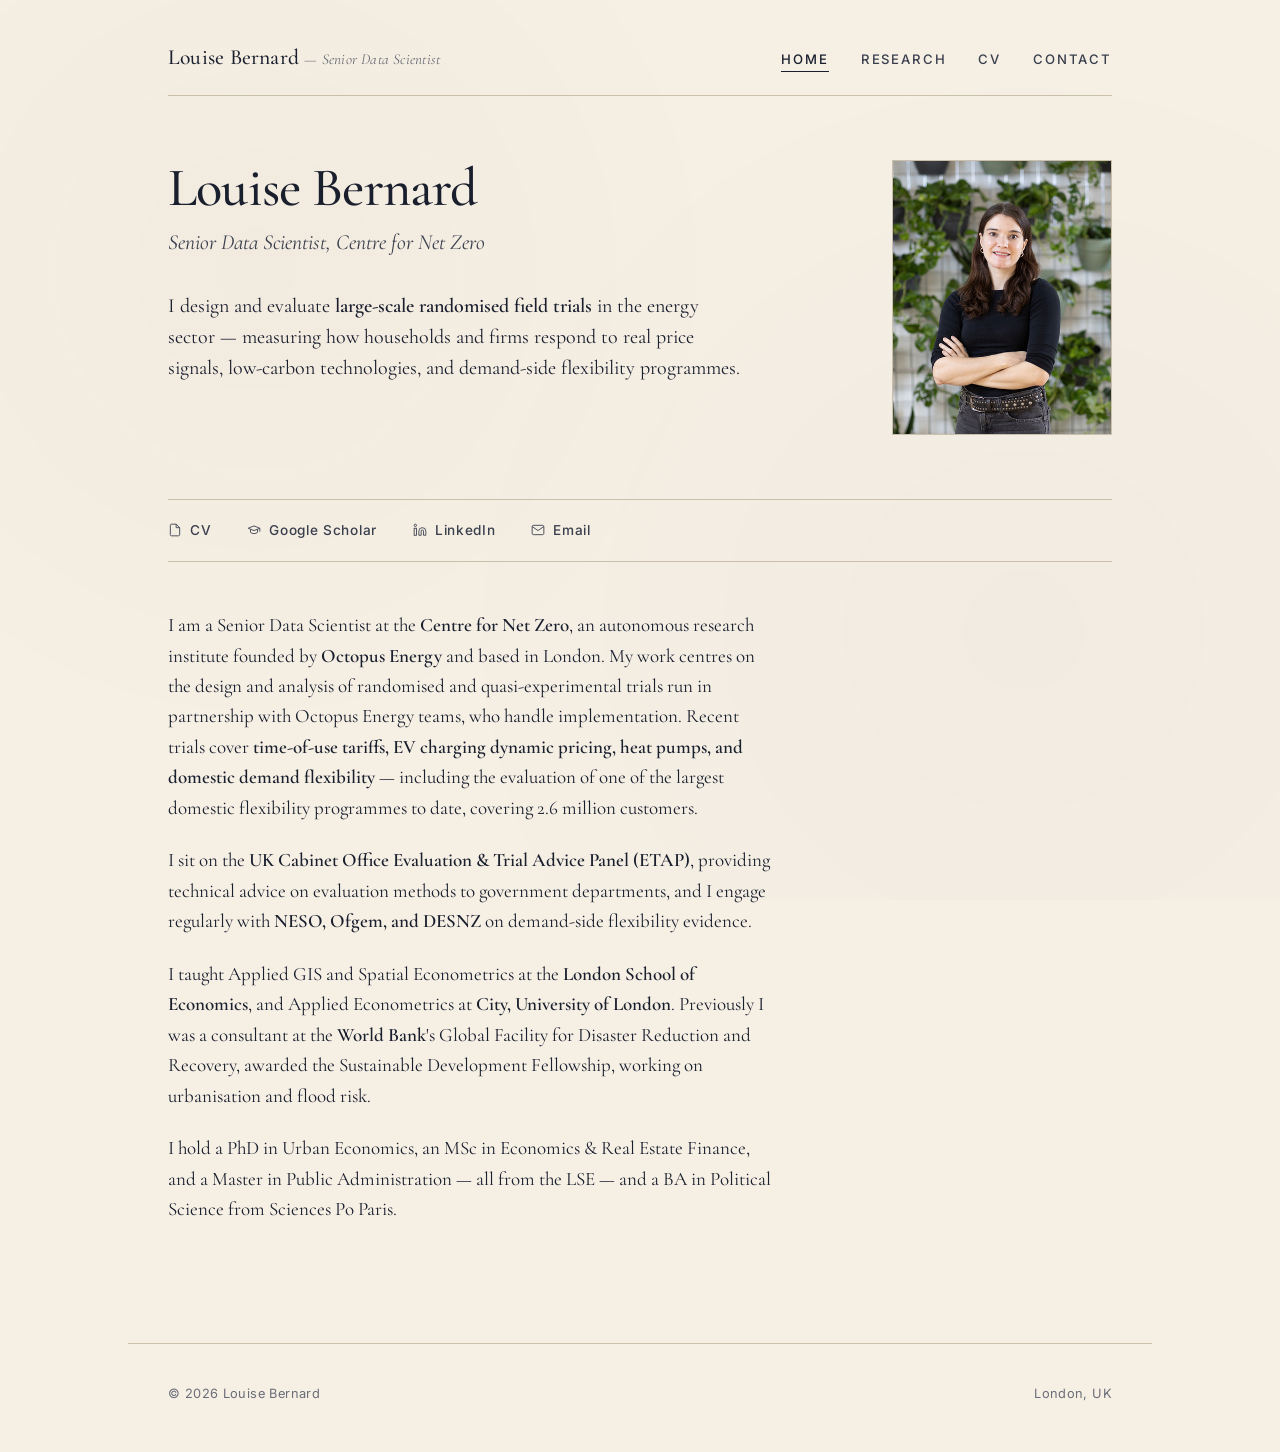
<file: index.html>
<!DOCTYPE html>
<html lang="en">
<head>
  <meta charset="UTF-8" />
  <meta name="viewport" content="width=device-width, initial-scale=1" />
  <title>Louise Bernard — Senior Data Scientist</title>
  <meta name="description" content="Louise Bernard — Senior Data Scientist at the Centre for Net Zero. Causal inference and randomised field trials in energy." />
  <meta name="author" content="Louise Bernard" />
  <meta name="theme-color" content="#f5efe4" />
  <link rel="canonical" href="https://louisealice.github.io/" />

  <meta property="og:type" content="profile" />
  <meta property="og:site_name" content="Louise Bernard" />
  <meta property="og:locale" content="en_GB" />
  <meta property="og:title" content="Louise Bernard — Senior Data Scientist" />
  <meta property="og:description" content="Causal inference and randomised field trials in energy — Centre for Net Zero, Octopus Energy Group." />
  <meta property="og:url" content="https://louisealice.github.io/" />
  <meta property="og:image" content="https://louisealice.github.io/assets/portrait.jpeg" />
  <meta property="og:image:alt" content="Portrait of Louise Bernard" />
  <meta property="profile:first_name" content="Louise" />
  <meta property="profile:last_name" content="Bernard" />

  <meta name="twitter:card" content="summary_large_image" />
  <meta name="twitter:title" content="Louise Bernard — Senior Data Scientist" />
  <meta name="twitter:description" content="Causal inference and randomised field trials in energy — Centre for Net Zero, Octopus Energy Group." />
  <meta name="twitter:image" content="https://louisealice.github.io/assets/portrait.jpeg" />

  <link rel="stylesheet" href="assets/style.css" />

  <script type="application/ld+json">
  {
    "@context": "https://schema.org",
    "@type": "Person",
    "name": "Louise Bernard",
    "givenName": "Louise",
    "familyName": "Bernard",
    "jobTitle": "Senior Data Scientist",
    "worksFor": {
      "@type": "Organization",
      "name": "Centre for Net Zero",
      "parentOrganization": {
        "@type": "Organization",
        "name": "Octopus Energy Group"
      }
    },
    "url": "https://louisealice.github.io/",
    "image": "https://louisealice.github.io/assets/portrait.jpeg",
    "email": "louise.bernard01@gmail.com",
    "address": {
      "@type": "PostalAddress",
      "addressLocality": "London",
      "addressCountry": "GB"
    },
    "sameAs": [
      "https://scholar.google.co.uk/citations?user=Sn6xR_sAAAAJ",
      "https://www.linkedin.com/in/bernardlouise/"
    ],
    "alumniOf": [
      {"@type": "CollegeOrUniversity", "name": "London School of Economics"},
      {"@type": "CollegeOrUniversity", "name": "Sciences Po Paris"}
    ],
    "knowsAbout": [
      "Causal Inference",
      "Randomised Field Trials",
      "Energy Economics",
      "Urban Economics",
      "Demand-side Flexibility"
    ],
    "memberOf": {
      "@type": "Organization",
      "name": "UK Cabinet Office Evaluation & Trial Advice Panel"
    }
  }
  </script>
</head>
<body>

<header class="site-header">
  <div class="nav-row">
    <a href="index.html" class="brand">Louise Bernard <em>— Senior Data Scientist</em></a>
    <nav>
      <ul>
        <li><a href="index.html" class="current">Home</a></li>
        <li><a href="research.html">Research</a></li>
        <li><a href="cv.html">CV</a></li>
        <li><a href="contact.html">Contact</a></li>
      </ul>
    </nav>
  </div>
</header>

<main>

  <section class="hero">
    <div>
      <h1>Louise Bernard</h1>
      <p class="role">Senior Data Scientist, Centre for Net Zero</p>

      <p class="lede">
        I design and evaluate <strong>large-scale randomised field trials</strong> in the energy sector — measuring how households and firms respond to real price signals, low-carbon technologies, and demand-side flexibility programmes.
      </p>
    </div>

    <div class="portrait">
      <img src="assets/portrait.jpeg" alt="Louise Bernard" onerror="this.style.display='none'; this.parentElement.innerHTML='<div class=\u0027portrait-placeholder\u0027>Portrait<br>placeholder</div>';" />
    </div>
  </section>

  <div class="quick-links">
    <a href="cv.html">
      <svg viewBox="0 0 24 24"><path d="M14 2H6a2 2 0 0 0-2 2v16a2 2 0 0 0 2 2h12a2 2 0 0 0 2-2V8z"/><polyline points="14 2 14 8 20 8"/></svg>
      CV
    </a>
    <a href="https://scholar.google.co.uk/citations?user=Sn6xR_sAAAAJ&hl=fr" target="_blank" rel="noopener">
      <svg viewBox="0 0 24 24"><path d="M22 9L12 5 2 9l10 4 10-4v6"/><path d="M6 10.6V16c3 3 9 3 12 0v-5.4"/></svg>
      Google Scholar
    </a>
    <a href="https://www.linkedin.com/in/bernardlouise/en/" target="_blank" rel="noopener">
      <svg viewBox="0 0 24 24"><path d="M16 8a6 6 0 0 1 6 6v7h-4v-7a2 2 0 0 0-4 0v7h-4v-7a6 6 0 0 1 6-6z"/><rect x="2" y="9" width="4" height="12"/><circle cx="4" cy="4" r="2"/></svg>
      LinkedIn
    </a>
    <a href="mailto:louise.bernard01@gmail.com">
      <svg viewBox="0 0 24 24"><path d="M4 4h16c1.1 0 2 .9 2 2v12c0 1.1-.9 2-2 2H4c-1.1 0-2-.9-2-2V6c0-1.1.9-2 2-2z"/><polyline points="22,6 12,13 2,6"/></svg>
      Email
    </a>
  </div>

  <div class="prose">
    <p>
      I am a Senior Data Scientist at the <strong>Centre for Net Zero</strong>, an autonomous research institute founded by <strong>Octopus Energy</strong> and based in London. My work centres on the design and analysis of randomised and quasi-experimental trials run in partnership with Octopus Energy teams, who handle implementation. Recent trials cover <strong>time-of-use tariffs, EV charging dynamic pricing, heat pumps, and domestic demand flexibility</strong> — including the evaluation of one of the largest domestic flexibility programmes to date, covering 2.6 million customers.
    </p>

    <p>
      I sit on the <strong>UK Cabinet Office Evaluation &amp; Trial Advice Panel (ETAP)</strong>, providing technical advice on evaluation methods to government departments, and I engage regularly with <strong>NESO, Ofgem, and DESNZ</strong> on demand-side flexibility evidence.
    </p>

    <p>
      I taught Applied GIS and Spatial Econometrics at the <strong>London School of Economics</strong>, and Applied Econometrics at <strong>City, University of London</strong>. Previously I was a consultant at the <strong>World Bank</strong>'s Global Facility for Disaster Reduction and Recovery, awarded the Sustainable Development Fellowship, working on urbanisation and flood risk.
    </p>

    <p>
      I hold a PhD in Urban Economics, an MSc in Economics &amp; Real Estate Finance, and a Master in Public Administration — all from the LSE — and a BA in Political Science from Sciences Po Paris.
    </p>
  </div>

</main>

<footer class="site-footer">
  <span>© 2026 Louise Bernard</span>
  <span>London, UK</span>
</footer>

</body>
</html>
</file>
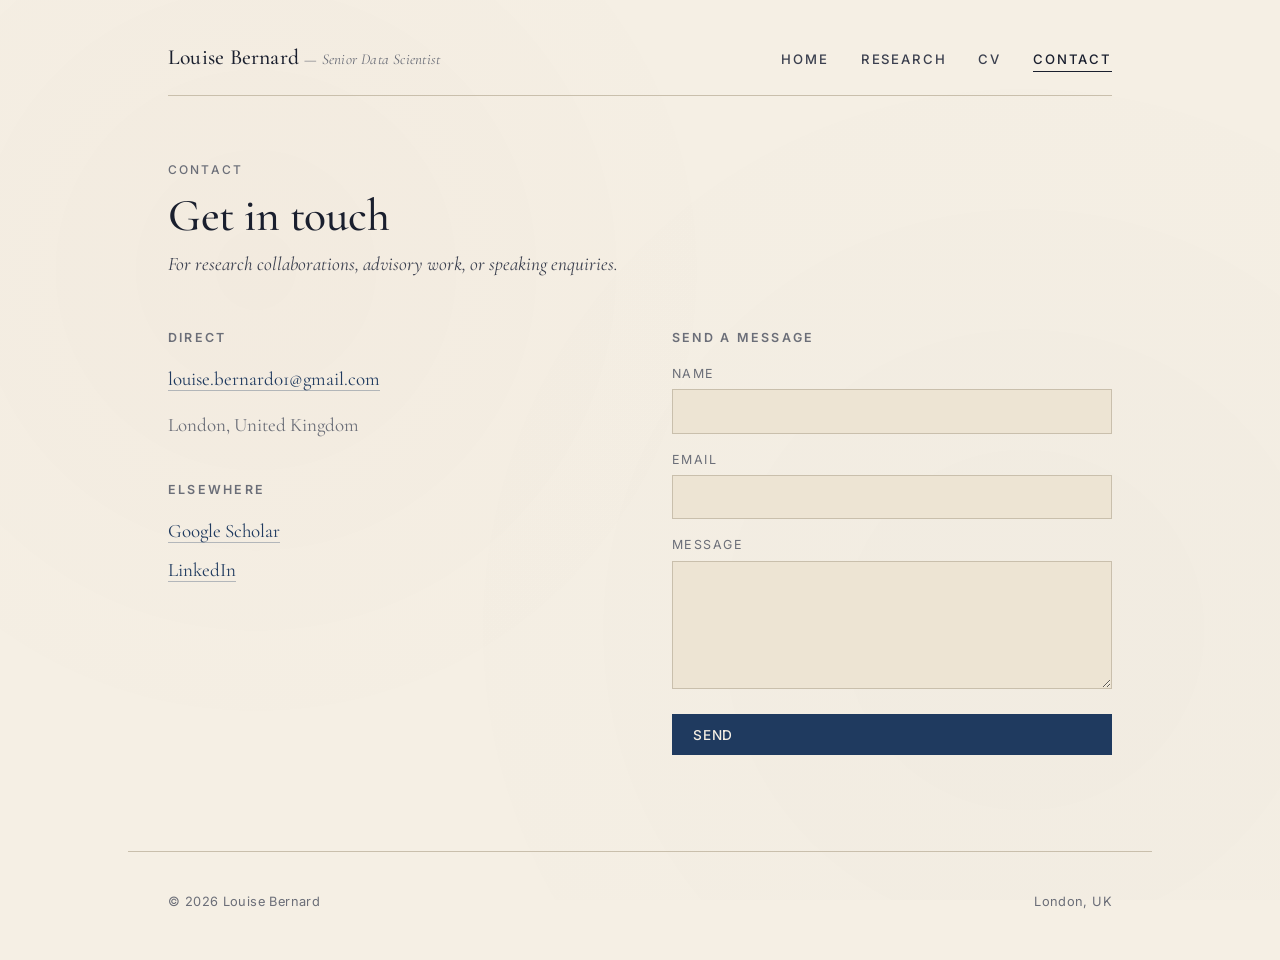
<file: contact.html>
<!DOCTYPE html>
<html lang="en">
<head>
  <meta charset="UTF-8" />
  <meta name="viewport" content="width=device-width, initial-scale=1" />
  <title>Contact — Louise Bernard</title>
  <meta name="description" content="Get in touch with Louise Bernard — research collaborations, advisory work, and speaking enquiries." />
  <meta name="author" content="Louise Bernard" />
  <meta name="theme-color" content="#f5efe4" />
  <link rel="canonical" href="https://louisealice.github.io/contact.html" />

  <meta property="og:type" content="website" />
  <meta property="og:site_name" content="Louise Bernard" />
  <meta property="og:locale" content="en_GB" />
  <meta property="og:title" content="Contact — Louise Bernard" />
  <meta property="og:description" content="Get in touch with Louise Bernard — research collaborations, advisory work, and speaking enquiries." />
  <meta property="og:url" content="https://louisealice.github.io/contact.html" />
  <meta property="og:image" content="https://louisealice.github.io/assets/portrait.jpeg" />
  <meta property="og:image:alt" content="Portrait of Louise Bernard" />

  <meta name="twitter:card" content="summary_large_image" />
  <meta name="twitter:title" content="Contact — Louise Bernard" />
  <meta name="twitter:description" content="Get in touch with Louise Bernard — research collaborations, advisory work, and speaking enquiries." />
  <meta name="twitter:image" content="https://louisealice.github.io/assets/portrait.jpeg" />

  <link rel="stylesheet" href="assets/style.css" />

  <script type="application/ld+json">
  {
    "@context": "https://schema.org",
    "@type": "ContactPage",
    "url": "https://louisealice.github.io/contact.html",
    "name": "Contact — Louise Bernard",
    "mainEntity": {
      "@type": "Person",
      "name": "Louise Bernard",
      "email": "louise.bernard01@gmail.com",
      "url": "https://louisealice.github.io/",
      "address": {
        "@type": "PostalAddress",
        "addressLocality": "London",
        "addressCountry": "GB"
      },
      "sameAs": [
        "https://scholar.google.co.uk/citations?user=Sn6xR_sAAAAJ",
        "https://www.linkedin.com/in/bernardlouise/"
      ]
    }
  }
  </script>
</head>
<body>

<header class="site-header">
  <div class="nav-row">
    <a href="index.html" class="brand">Louise Bernard <em>— Senior Data Scientist</em></a>
    <nav>
      <ul>
        <li><a href="index.html">Home</a></li>
        <li><a href="research.html">Research</a></li>
        <li><a href="cv.html">CV</a></li>
        <li><a href="contact.html" class="current">Contact</a></li>
      </ul>
    </nav>
  </div>
</header>

<main>

  <p class="section-eyebrow">Contact</p>
  <h1 class="page-title">Get in touch</h1>
  <p class="page-subtitle">
    For research collaborations, advisory work, or speaking enquiries.
  </p>

  <div class="contact-grid">

    <div class="contact-block">
      <h3>Direct</h3>
      <p>
        <a href="mailto:louise.bernard01@gmail.com">louise.bernard01@gmail.com</a>
      </p>
      <p style="color: var(--ink-muted); margin-top: 1rem;">London, United Kingdom</p>

      <h3 style="margin-top: 2.5rem;">Elsewhere</h3>
      <p>
        <a href="https://scholar.google.co.uk/citations?user=Sn6xR_sAAAAJ&hl=fr" target="_blank" rel="noopener">
          Google Scholar
        </a>
      </p>
      <p>
        <a href="https://www.linkedin.com/in/bernardlouise/en/" target="_blank" rel="noopener">
          LinkedIn
        </a>
      </p>
    </div>

    <div class="contact-block">
      <h3>Send a message</h3>
      <!--
        Form configured for Formspree. To activate:
        1. Sign up at https://formspree.io (free tier).
        2. Replace xeenwodl below with your form ID.
        Until then the form is functional but messages will not send.
      -->
      <form class="contact-form" action="https://formspree.io/f/xeenwodl" method="POST">
        <div>
          <label for="name">Name</label>
          <input type="text" id="name" name="name" required />
        </div>
        <div>
          <label for="email">Email</label>
          <input type="email" id="email" name="email" required />
        </div>
        <div>
          <label for="message">Message</label>
          <textarea id="message" name="message" required></textarea>
        </div>
        <button type="submit" class="btn">Send</button>
      </form>
    </div>

  </div>

</main>

<footer class="site-footer">
  <span>© 2026 Louise Bernard</span>
  <span>London, UK</span>
</footer>

</body>
</html>
</file>
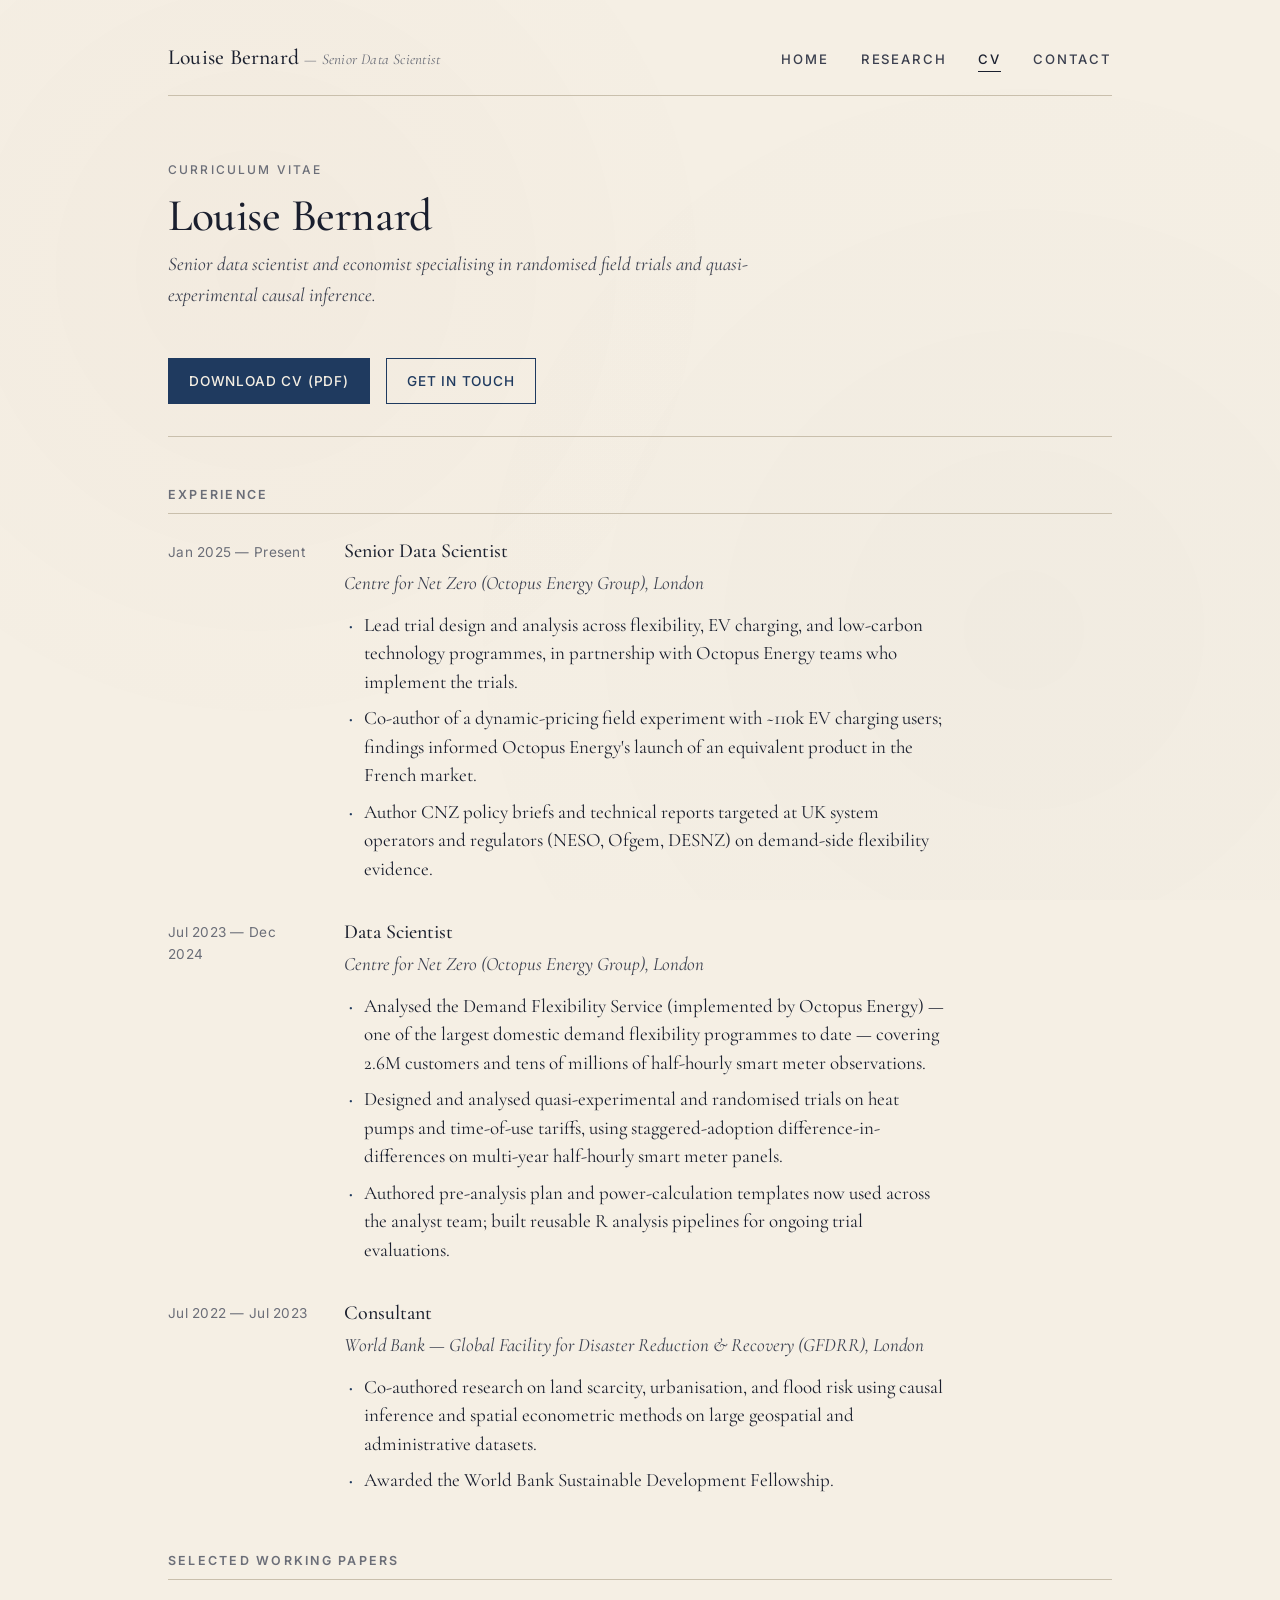
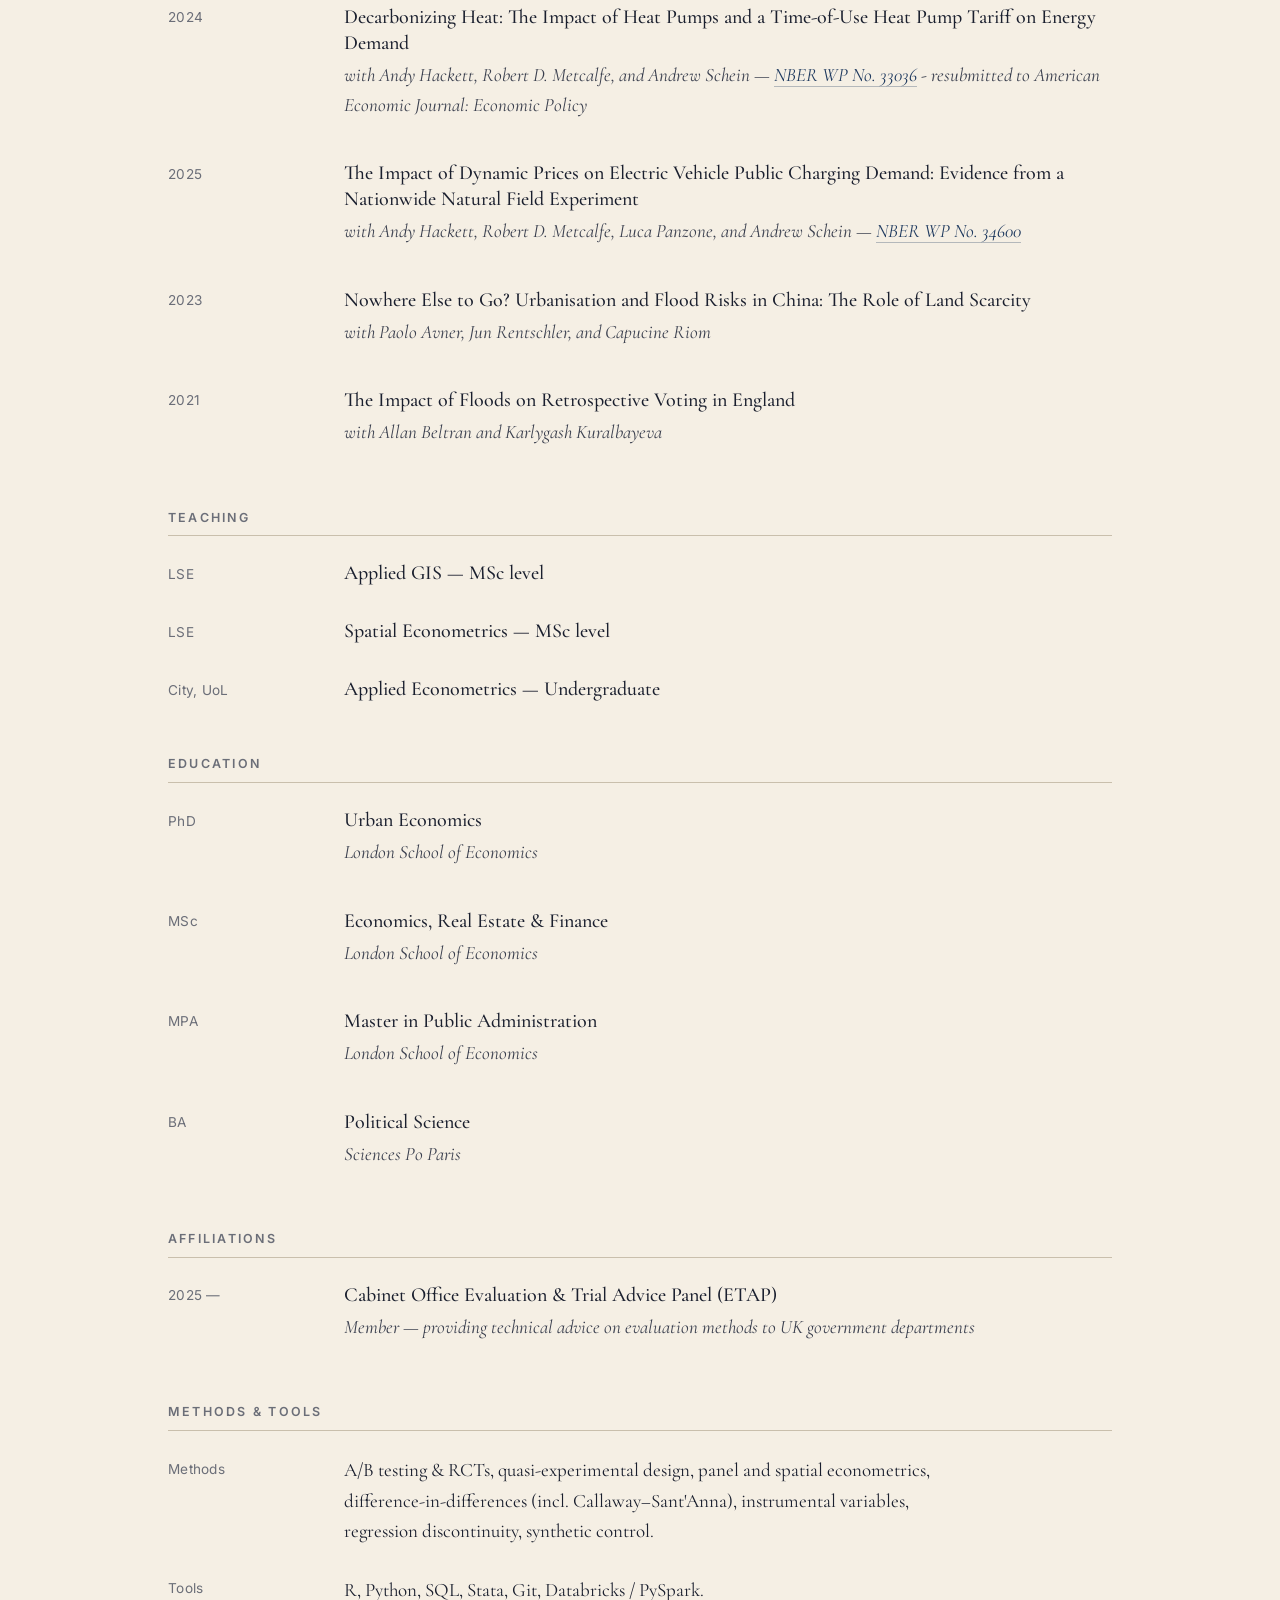
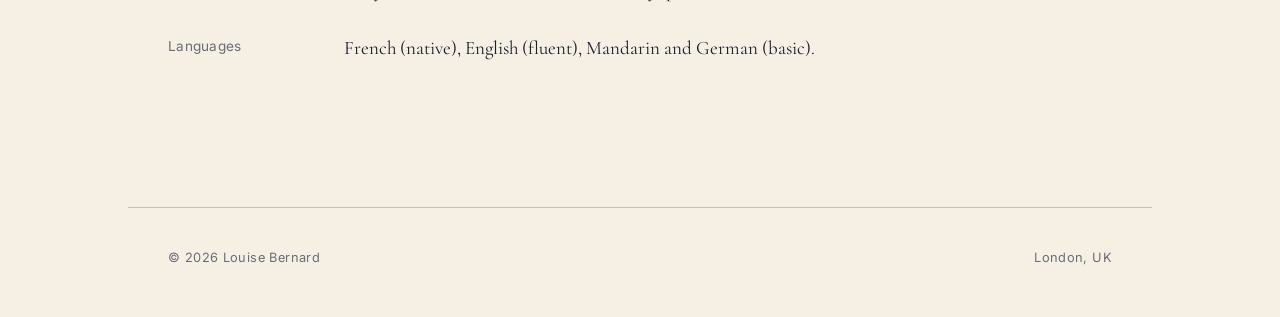
<file: cv.html>
<!DOCTYPE html>
<html lang="en">
<head>
  <meta charset="UTF-8" />
  <meta name="viewport" content="width=device-width, initial-scale=1" />
  <title>CV — Louise Bernard</title>
  <meta name="description" content="CV of Louise Bernard — Senior Data Scientist specialising in randomised field trials and quasi-experimental causal inference." />
  <meta name="author" content="Louise Bernard" />
  <meta name="theme-color" content="#f5efe4" />
  <link rel="canonical" href="https://louisealice.github.io/cv.html" />

  <meta property="og:type" content="profile" />
  <meta property="og:site_name" content="Louise Bernard" />
  <meta property="og:locale" content="en_GB" />
  <meta property="og:title" content="CV — Louise Bernard" />
  <meta property="og:description" content="CV of Louise Bernard — Senior Data Scientist specialising in randomised field trials and quasi-experimental causal inference." />
  <meta property="og:url" content="https://louisealice.github.io/cv.html" />
  <meta property="og:image" content="https://louisealice.github.io/assets/portrait.jpeg" />
  <meta property="og:image:alt" content="Portrait of Louise Bernard" />
  <meta property="profile:first_name" content="Louise" />
  <meta property="profile:last_name" content="Bernard" />

  <meta name="twitter:card" content="summary_large_image" />
  <meta name="twitter:title" content="CV — Louise Bernard" />
  <meta name="twitter:description" content="CV of Louise Bernard — Senior Data Scientist specialising in randomised field trials and quasi-experimental causal inference." />
  <meta name="twitter:image" content="https://louisealice.github.io/assets/portrait.jpeg" />

  <link rel="stylesheet" href="assets/style.css" />

  <script type="application/ld+json">
  {
    "@context": "https://schema.org",
    "@type": "ProfilePage",
    "url": "https://louisealice.github.io/cv.html",
    "mainEntity": {
      "@type": "Person",
      "name": "Louise Bernard",
      "givenName": "Louise",
      "familyName": "Bernard",
      "jobTitle": "Senior Data Scientist",
      "url": "https://louisealice.github.io/",
      "image": "https://louisealice.github.io/assets/portrait.jpeg",
      "worksFor": {
        "@type": "Organization",
        "name": "Centre for Net Zero",
        "parentOrganization": {
          "@type": "Organization",
          "name": "Octopus Energy Group"
        }
      },
      "address": {
        "@type": "PostalAddress",
        "addressLocality": "London",
        "addressCountry": "GB"
      },
      "alumniOf": [
        {"@type": "CollegeOrUniversity", "name": "London School of Economics"},
        {"@type": "CollegeOrUniversity", "name": "Sciences Po Paris"}
      ],
      "hasCredential": [
        {"@type": "EducationalOccupationalCredential", "credentialCategory": "PhD", "name": "PhD in Urban Economics", "recognizedBy": {"@type": "CollegeOrUniversity", "name": "London School of Economics"}},
        {"@type": "EducationalOccupationalCredential", "credentialCategory": "MSc", "name": "MSc in Economics, Real Estate & Finance", "recognizedBy": {"@type": "CollegeOrUniversity", "name": "London School of Economics"}},
        {"@type": "EducationalOccupationalCredential", "credentialCategory": "MPA", "name": "Master in Public Administration", "recognizedBy": {"@type": "CollegeOrUniversity", "name": "London School of Economics"}},
        {"@type": "EducationalOccupationalCredential", "credentialCategory": "BA", "name": "BA in Political Science", "recognizedBy": {"@type": "CollegeOrUniversity", "name": "Sciences Po Paris"}}
      ],
      "knowsLanguage": [
        {"@type": "Language", "name": "French"},
        {"@type": "Language", "name": "English"},
        {"@type": "Language", "name": "Mandarin"},
        {"@type": "Language", "name": "German"}
      ],
      "knowsAbout": [
        "A/B testing",
        "Randomised controlled trials",
        "Quasi-experimental design",
        "Difference-in-differences",
        "Instrumental variables",
        "Regression discontinuity",
        "Synthetic control",
        "Panel and spatial econometrics"
      ],
      "memberOf": {
        "@type": "Organization",
        "name": "UK Cabinet Office Evaluation & Trial Advice Panel"
      },
      "sameAs": [
        "https://scholar.google.co.uk/citations?user=Sn6xR_sAAAAJ",
        "https://www.linkedin.com/in/bernardlouise/"
      ]
    }
  }
  </script>
</head>
<body>

<header class="site-header">
  <div class="nav-row">
    <a href="index.html" class="brand">Louise Bernard <em>— Senior Data Scientist</em></a>
    <nav>
      <ul>
        <li><a href="index.html">Home</a></li>
        <li><a href="research.html">Research</a></li>
        <li><a href="cv.html" class="current">CV</a></li>
        <li><a href="contact.html">Contact</a></li>
      </ul>
    </nav>
  </div>
</header>

<main>

  <p class="section-eyebrow">Curriculum Vitae</p>
  <h1 class="page-title">Louise Bernard</h1>
  <p class="page-subtitle">
    Senior data scientist and economist specialising in randomised field trials and quasi-experimental causal inference.
  </p>

  <div class="cv-actions">
    <a href="assets/cv.pdf" class="btn" target="_blank" rel="noopener">Download CV (PDF)</a>
    <a href="contact.html" class="btn secondary">Get in touch</a>
  </div>

  <!-- Experience -->
  <section class="cv-section">
    <h2>Experience</h2>

    <div class="cv-entry">
      <div class="cv-dates">Jan 2025 — Present</div>
      <div>
        <p class="cv-role">Senior Data Scientist</p>
        <p class="cv-org">Centre for Net Zero (Octopus Energy Group), London</p>
        <div class="cv-detail">
          <ul>
            <li>Lead trial design and analysis across flexibility, EV charging, and low-carbon technology programmes, in partnership with Octopus Energy teams who implement the trials.</li>
            <li>Co-author of a dynamic-pricing field experiment with ~110k EV charging users; findings informed Octopus Energy's launch of an equivalent product in the French market.</li>
            <li>Author CNZ policy briefs and technical reports targeted at UK system operators and regulators (NESO, Ofgem, DESNZ) on demand-side flexibility evidence.</li>
          </ul>
        </div>
      </div>
    </div>

    <div class="cv-entry">
      <div class="cv-dates">Jul 2023 — Dec 2024</div>
      <div>
        <p class="cv-role">Data Scientist</p>
        <p class="cv-org">Centre for Net Zero (Octopus Energy Group), London</p>
        <div class="cv-detail">
          <ul>
            <li>Analysed the Demand Flexibility Service (implemented by Octopus Energy) — one of the largest domestic demand flexibility programmes to date — covering 2.6M customers and tens of millions of half-hourly smart meter observations.</li>
            <li>Designed and analysed quasi-experimental and randomised trials on heat pumps and time-of-use tariffs, using staggered-adoption difference-in-differences on multi-year half-hourly smart meter panels.</li>
            <li>Authored pre-analysis plan and power-calculation templates now used across the analyst team; built reusable R analysis pipelines for ongoing trial evaluations.</li>
          </ul>
        </div>
      </div>
    </div>

    <div class="cv-entry">
      <div class="cv-dates">Jul 2022 — Jul 2023</div>
      <div>
        <p class="cv-role">Consultant</p>
        <p class="cv-org">World Bank — Global Facility for Disaster Reduction &amp; Recovery (GFDRR), London</p>
        <div class="cv-detail">
          <ul>
            <li>Co-authored research on land scarcity, urbanisation, and flood risk using causal inference and spatial econometric methods on large geospatial and administrative datasets.</li>
            <li>Awarded the World Bank Sustainable Development Fellowship.</li>
          </ul>
        </div>
      </div>
    </div>
  </section>

  <!-- Selected working papers -->
  <section class="cv-section">
    <h2>Selected working papers</h2>

    <div class="cv-entry">
      <div class="cv-dates">2024</div>
      <div>
        <p class="cv-role">Decarbonizing Heat: The Impact of Heat Pumps and a Time-of-Use Heat Pump Tariff on Energy Demand</p>
        <p class="cv-org">with Andy Hackett, Robert D. Metcalfe, and Andrew Schein — <a href="https://www.nber.org/papers/w33036" target="_blank" rel="noopener">NBER WP No. 33036</a> - resubmitted to American Economic Journal: Economic Policy</p>
      </div>
    </div>

    <div class="cv-entry">
      <div class="cv-dates">2025</div>
      <div>
        <p class="cv-role">The Impact of Dynamic Prices on Electric Vehicle Public Charging Demand: Evidence from a Nationwide Natural Field Experiment</p>
        <p class="cv-org">with Andy Hackett, Robert D. Metcalfe, Luca Panzone, and Andrew Schein — <a href="https://www.nber.org/papers/w34600" target="_blank" rel="noopener">NBER WP No. 34600</a></p>
      </div>
    </div>

    <div class="cv-entry">
      <div class="cv-dates">2023</div>
      <div>
        <p class="cv-role">Nowhere Else to Go? Urbanisation and Flood Risks in China: The Role of Land Scarcity</p>
        <p class="cv-org">with Paolo Avner, Jun Rentschler, and Capucine Riom</p>
      </div>
    </div>

    <div class="cv-entry">
      <div class="cv-dates">2021</div>
      <div>
        <p class="cv-role">The Impact of Floods on Retrospective Voting in England</p>
        <p class="cv-org">with Allan Beltran and Karlygash Kuralbayeva</p>
      </div>
    </div>
  </section>

  <!-- Teaching -->
  <section class="cv-section">
    <h2>Teaching</h2>

    <div class="cv-entry">
      <div class="cv-dates">LSE</div>
      <div>
        <p class="cv-role">Applied GIS — MSc level</p>
      </div>
    </div>

    <div class="cv-entry">
      <div class="cv-dates">LSE</div>
      <div>
        <p class="cv-role">Spatial Econometrics — MSc level</p>
      </div>
    </div>

    <div class="cv-entry">
      <div class="cv-dates">City, UoL</div>
      <div>
        <p class="cv-role">Applied Econometrics — Undergraduate</p>
      </div>
    </div>
  </section>

  <!-- Education -->
  <section class="cv-section">
    <h2>Education</h2>

    <div class="cv-entry">
      <div class="cv-dates">PhD</div>
      <div>
        <p class="cv-role">Urban Economics</p>
        <p class="cv-org">London School of Economics</p>
      </div>
    </div>

    <div class="cv-entry">
      <div class="cv-dates">MSc</div>
      <div>
        <p class="cv-role">Economics, Real Estate &amp; Finance</p>
        <p class="cv-org">London School of Economics</p>
      </div>
    </div>

    <div class="cv-entry">
      <div class="cv-dates">MPA</div>
      <div>
        <p class="cv-role">Master in Public Administration</p>
        <p class="cv-org">London School of Economics</p>
      </div>
    </div>

    <div class="cv-entry">
      <div class="cv-dates">BA</div>
      <div>
        <p class="cv-role">Political Science</p>
        <p class="cv-org">Sciences Po Paris</p>
      </div>
    </div>
  </section>

  <!-- Affiliations & skills -->
  <section class="cv-section">
    <h2>Affiliations</h2>
    <div class="cv-entry">
      <div class="cv-dates">2025 —</div>
      <div>
        <p class="cv-role">Cabinet Office Evaluation &amp; Trial Advice Panel (ETAP)</p>
        <p class="cv-org">Member — providing technical advice on evaluation methods to UK government departments</p>
      </div>
    </div>
  </section>

  <section class="cv-section">
    <h2>Methods &amp; tools</h2>
    <div class="cv-entry">
      <div class="cv-dates">Methods</div>
      <div>
        <div class="cv-detail">
          A/B testing &amp; RCTs, quasi-experimental design, panel and spatial econometrics, difference-in-differences (incl. Callaway–Sant'Anna), instrumental variables, regression discontinuity, synthetic control.
        </div>
      </div>
    </div>
    <div class="cv-entry">
      <div class="cv-dates">Tools</div>
      <div>
        <div class="cv-detail">R, Python, SQL, Stata, Git, Databricks / PySpark.</div>
      </div>
    </div>
    <div class="cv-entry">
      <div class="cv-dates">Languages</div>
      <div>
        <div class="cv-detail">French (native), English (fluent), Mandarin and German (basic).</div>
      </div>
    </div>
  </section>

</main>

<footer class="site-footer">
  <span>© 2026 Louise Bernard</span>
  <span>London, UK</span>
</footer>

</body>
</html>
</file>
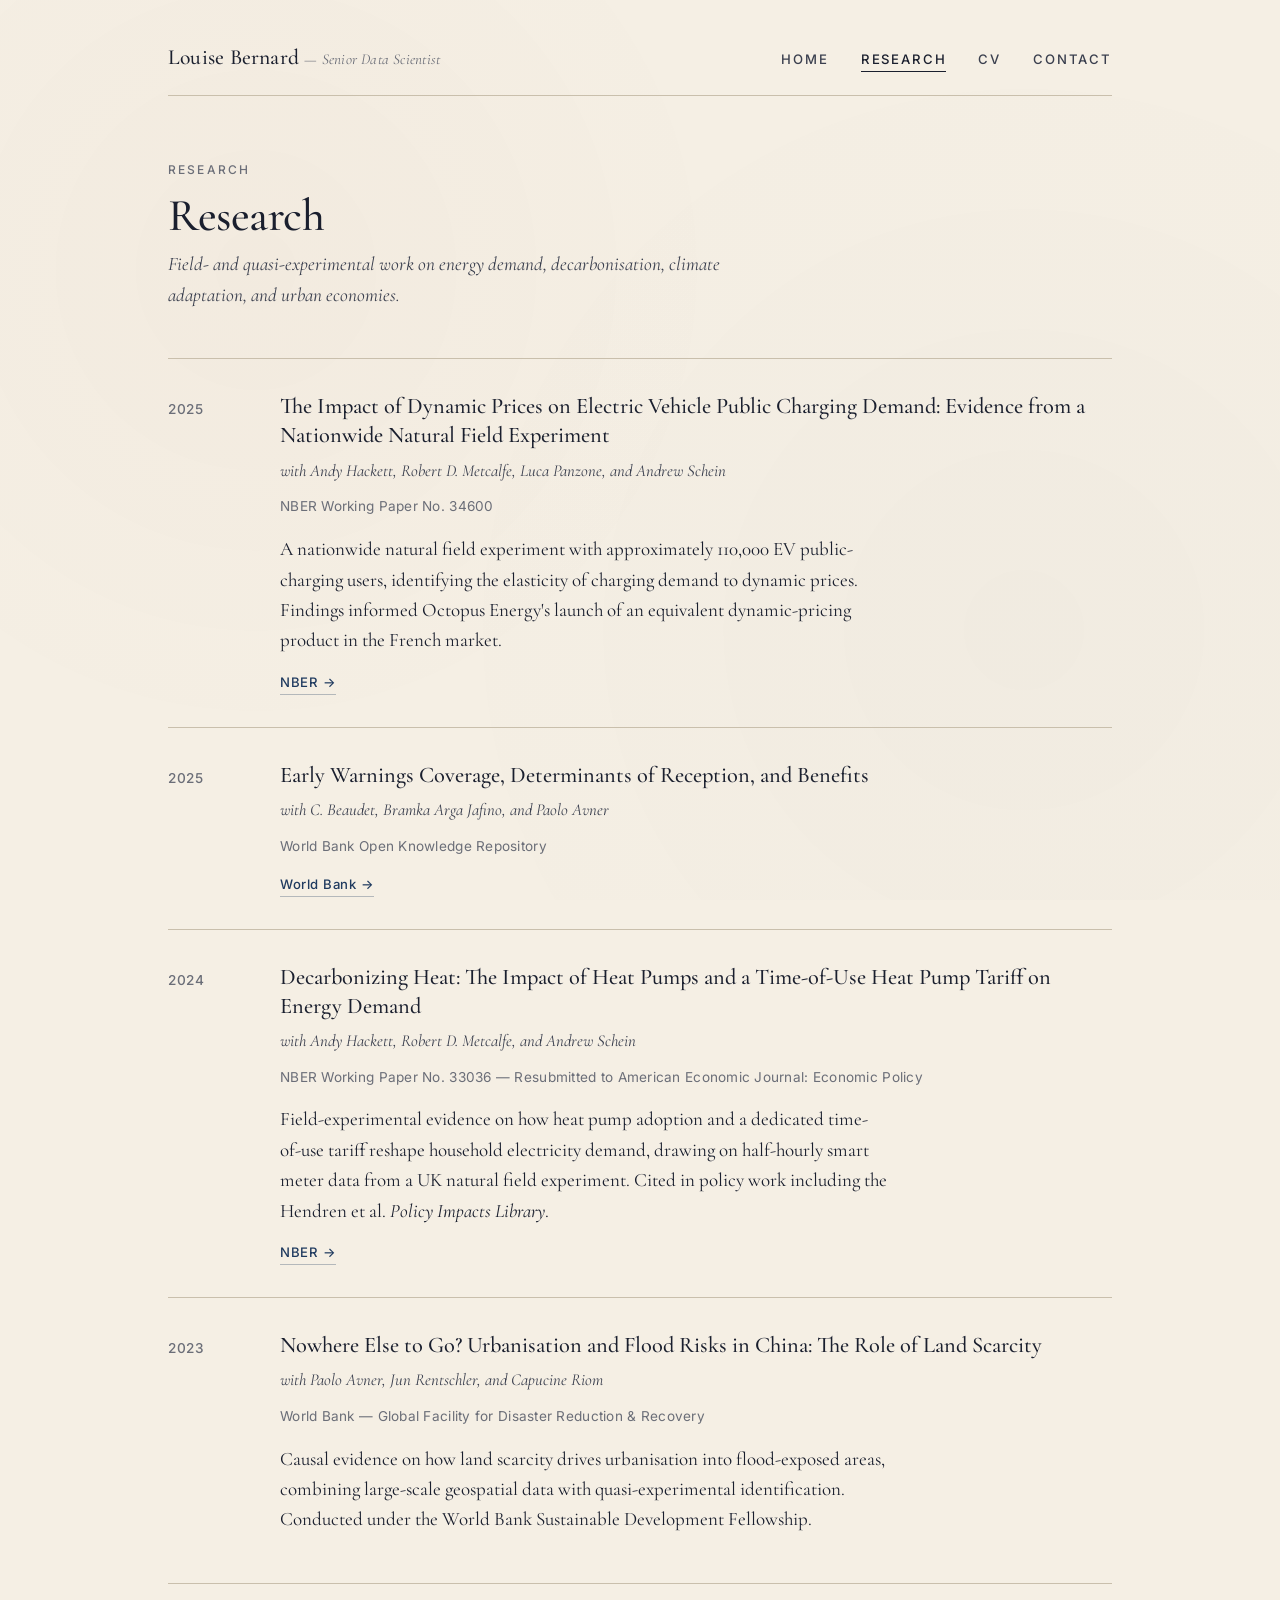
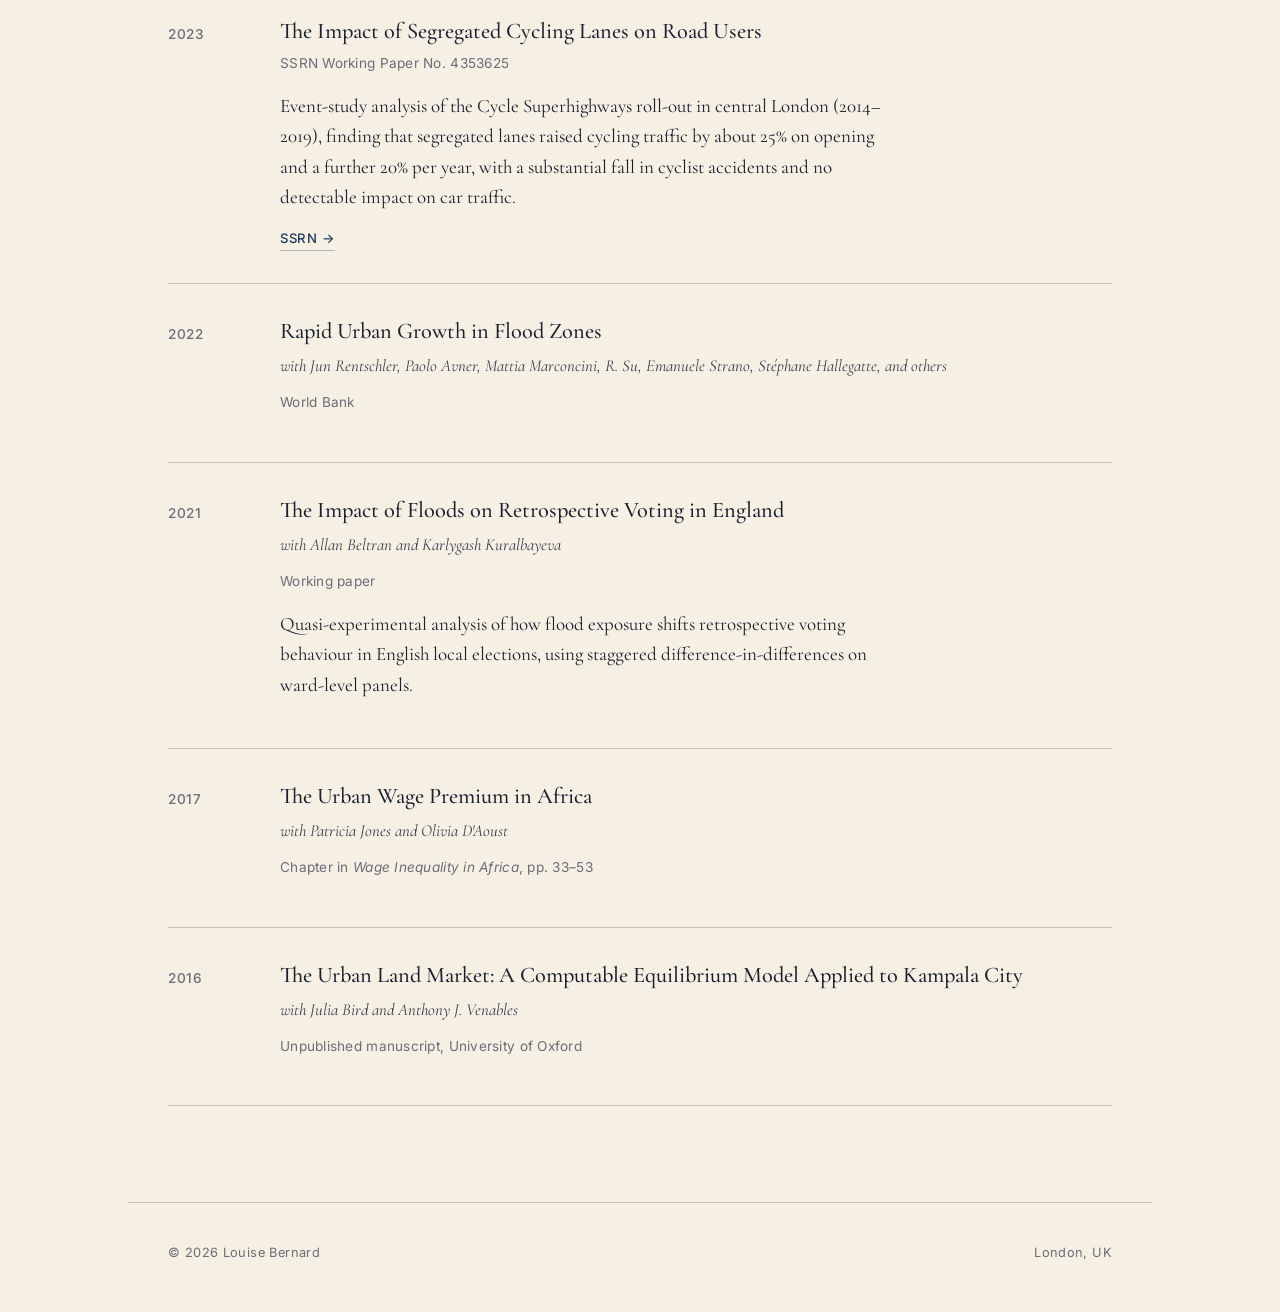
<file: research.html>
<!DOCTYPE html>
<html lang="en">
<head>
  <meta charset="UTF-8" />
  <meta name="viewport" content="width=device-width, initial-scale=1" />
  <title>Research — Louise Bernard</title>
  <meta name="description" content="Research by Louise Bernard on energy demand, decarbonisation, climate adaptation, and urban economies." />
  <meta name="author" content="Louise Bernard" />
  <meta name="theme-color" content="#f5efe4" />
  <link rel="canonical" href="https://louisealice.github.io/research.html" />

  <meta property="og:type" content="website" />
  <meta property="og:site_name" content="Louise Bernard" />
  <meta property="og:locale" content="en_GB" />
  <meta property="og:title" content="Research — Louise Bernard" />
  <meta property="og:description" content="Research by Louise Bernard on energy demand, decarbonisation, climate adaptation, and urban economies." />
  <meta property="og:url" content="https://louisealice.github.io/research.html" />
  <meta property="og:image" content="https://louisealice.github.io/assets/portrait.jpeg" />
  <meta property="og:image:alt" content="Portrait of Louise Bernard" />

  <meta name="twitter:card" content="summary_large_image" />
  <meta name="twitter:title" content="Research — Louise Bernard" />
  <meta name="twitter:description" content="Research by Louise Bernard on energy demand, decarbonisation, climate adaptation, and urban economies." />
  <meta name="twitter:image" content="https://louisealice.github.io/assets/portrait.jpeg" />

  <link rel="stylesheet" href="assets/style.css" />

  <script type="application/ld+json">
  {
    "@context": "https://schema.org",
    "@type": "CollectionPage",
    "url": "https://louisealice.github.io/research.html",
    "name": "Research — Louise Bernard",
    "about": {
      "@type": "Person",
      "name": "Louise Bernard",
      "url": "https://louisealice.github.io/"
    },
    "mainEntity": {
      "@type": "ItemList",
      "itemListElement": [
        {
          "@type": "ListItem",
          "position": 1,
          "item": {
            "@type": "ScholarlyArticle",
            "name": "The Impact of Dynamic Prices on Electric Vehicle Public Charging Demand: Evidence from a Nationwide Natural Field Experiment",
            "author": [
              {"@type": "Person", "name": "Louise Bernard"},
              {"@type": "Person", "name": "Andy Hackett"},
              {"@type": "Person", "name": "Robert D. Metcalfe"},
              {"@type": "Person", "name": "Luca Panzone"},
              {"@type": "Person", "name": "Andrew Schein"}
            ],
            "datePublished": "2025",
            "url": "https://www.nber.org/papers/w34600",
            "isPartOf": {"@type": "PublicationVolume", "name": "NBER Working Paper Series"}
          }
        },
        {
          "@type": "ListItem",
          "position": 2,
          "item": {
            "@type": "ScholarlyArticle",
            "name": "Early Warnings Coverage, Determinants of Reception, and Benefits",
            "author": [
              {"@type": "Person", "name": "C. Beaudet"},
              {"@type": "Person", "name": "Louise Bernard"},
              {"@type": "Person", "name": "Bramka Arga Jafino"},
              {"@type": "Person", "name": "Paolo Avner"}
            ],
            "datePublished": "2025",
            "url": "https://openknowledge.worldbank.org/entities/publication/43a67ca8-3ca0-464d-aed0-3dc69a36834f"
          }
        },
        {
          "@type": "ListItem",
          "position": 3,
          "item": {
            "@type": "ScholarlyArticle",
            "name": "Decarbonizing Heat: The Impact of Heat Pumps and a Time-of-Use Heat Pump Tariff on Energy Demand",
            "author": [
              {"@type": "Person", "name": "Louise Bernard"},
              {"@type": "Person", "name": "Andy Hackett"},
              {"@type": "Person", "name": "Robert D. Metcalfe"},
              {"@type": "Person", "name": "Andrew Schein"}
            ],
            "datePublished": "2024",
            "url": "https://www.nber.org/papers/w33036",
            "isPartOf": {"@type": "PublicationVolume", "name": "NBER Working Paper Series"}
          }
        },
        {
          "@type": "ListItem",
          "position": 4,
          "item": {
            "@type": "ScholarlyArticle",
            "name": "Nowhere Else to Go? Urbanisation and Flood Risks in China: The Role of Land Scarcity",
            "author": [
              {"@type": "Person", "name": "Paolo Avner"},
              {"@type": "Person", "name": "Louise Bernard"},
              {"@type": "Person", "name": "Jun Rentschler"},
              {"@type": "Person", "name": "Capucine Riom"}
            ],
            "datePublished": "2023"
          }
        },
        {
          "@type": "ListItem",
          "position": 5,
          "item": {
            "@type": "ScholarlyArticle",
            "name": "The Impact of Segregated Cycling Lanes on Road Users",
            "author": [{"@type": "Person", "name": "Louise Bernard"}],
            "datePublished": "2023",
            "url": "https://papers.ssrn.com/sol3/papers.cfm?abstract_id=4353625"
          }
        },
        {
          "@type": "ListItem",
          "position": 6,
          "item": {
            "@type": "ScholarlyArticle",
            "name": "Rapid Urban Growth in Flood Zones",
            "author": [
              {"@type": "Person", "name": "Jun Rentschler"},
              {"@type": "Person", "name": "Paolo Avner"},
              {"@type": "Person", "name": "Mattia Marconcini"},
              {"@type": "Person", "name": "R. Su"},
              {"@type": "Person", "name": "Emanuele Strano"},
              {"@type": "Person", "name": "Stéphane Hallegatte"},
              {"@type": "Person", "name": "Louise Bernard"}
            ],
            "datePublished": "2022"
          }
        },
        {
          "@type": "ListItem",
          "position": 7,
          "item": {
            "@type": "ScholarlyArticle",
            "name": "The Impact of Floods on Retrospective Voting in England",
            "author": [
              {"@type": "Person", "name": "Louise Bernard"},
              {"@type": "Person", "name": "Allan Beltran"},
              {"@type": "Person", "name": "Karlygash Kuralbayeva"}
            ],
            "datePublished": "2021"
          }
        },
        {
          "@type": "ListItem",
          "position": 8,
          "item": {
            "@type": "ScholarlyArticle",
            "name": "The Urban Wage Premium in Africa",
            "author": [
              {"@type": "Person", "name": "Patricia Jones"},
              {"@type": "Person", "name": "Olivia D'Aoust"},
              {"@type": "Person", "name": "Louise Bernard"}
            ],
            "datePublished": "2017",
            "isPartOf": {"@type": "Book", "name": "Wage Inequality in Africa"}
          }
        },
        {
          "@type": "ListItem",
          "position": 9,
          "item": {
            "@type": "ScholarlyArticle",
            "name": "The Urban Land Market: A Computable Equilibrium Model Applied to Kampala City",
            "author": [
              {"@type": "Person", "name": "Louise Bernard"},
              {"@type": "Person", "name": "Julia Bird"},
              {"@type": "Person", "name": "Anthony J. Venables"}
            ],
            "datePublished": "2016"
          }
        }
      ]
    }
  }
  </script>
</head>
<body>

<header class="site-header">
  <div class="nav-row">
    <a href="index.html" class="brand">Louise Bernard <em>— Senior Data Scientist</em></a>
    <nav>
      <ul>
        <li><a href="index.html">Home</a></li>
        <li><a href="research.html" class="current">Research</a></li>
        <li><a href="cv.html">CV</a></li>
        <li><a href="contact.html">Contact</a></li>
      </ul>
    </nav>
  </div>
</header>

<main>

  <p class="section-eyebrow">Research</p>
  <h1 class="page-title">Research</h1>
  <p class="page-subtitle">
    Field- and quasi-experimental work on energy demand, decarbonisation, climate adaptation, and urban economies.
  </p>

  <div class="papers">

    <article class="paper">
      <div class="paper-year">2025</div>
      <div>
        <h2 class="paper-title">
          The Impact of Dynamic Prices on Electric Vehicle Public Charging Demand: Evidence from a Nationwide Natural Field Experiment
        </h2>
        <p class="paper-authors">
          with Andy Hackett, Robert D. Metcalfe, Luca Panzone, and Andrew Schein
        </p>
        <p class="paper-venue">
          NBER Working Paper No. 34600
        </p>
        <p class="paper-summary">
          A nationwide natural field experiment with approximately 110,000 EV public-charging users, identifying the elasticity of charging demand to dynamic prices. Findings informed Octopus Energy's launch of an equivalent dynamic-pricing product in the French market.
        </p>
        <div class="paper-links">
          <a href="https://www.nber.org/papers/w34600" target="_blank" rel="noopener">NBER →</a>
        </div>
      </div>
    </article>

    <article class="paper">
      <div class="paper-year">2025</div>
      <div>
        <h2 class="paper-title">
          Early Warnings Coverage, Determinants of Reception, and Benefits
        </h2>
        <p class="paper-authors">
          with C. Beaudet, Bramka Arga Jafino, and Paolo Avner
        </p>
        <p class="paper-venue">
          World Bank Open Knowledge Repository
        </p>
        <div class="paper-links">
          <a href="https://openknowledge.worldbank.org/entities/publication/43a67ca8-3ca0-464d-aed0-3dc69a36834f" target="_blank" rel="noopener">World Bank →</a>
        </div>
      </div>
    </article>

    <article class="paper">
      <div class="paper-year">2024</div>
      <div>
        <h2 class="paper-title">
          Decarbonizing Heat: The Impact of Heat Pumps and a Time-of-Use Heat Pump Tariff on Energy Demand
        </h2>
        <p class="paper-authors">
          with Andy Hackett, Robert D. Metcalfe, and Andrew Schein
        </p>
        <p class="paper-venue">
          NBER Working Paper No. 33036 — Resubmitted to American Economic Journal: Economic Policy
        </p>
        <p class="paper-summary">
          Field-experimental evidence on how heat pump adoption and a dedicated time-of-use tariff reshape household electricity demand, drawing on half-hourly smart meter data from a UK natural field experiment. Cited in policy work including the Hendren et al. <em>Policy Impacts Library</em>.
        </p>
        <div class="paper-links">
          <a href="https://www.nber.org/papers/w33036" target="_blank" rel="noopener">NBER →</a>
        </div>
      </div>
    </article>

    <article class="paper">
      <div class="paper-year">2023</div>
      <div>
        <h2 class="paper-title">
          Nowhere Else to Go? Urbanisation and Flood Risks in China: The Role of Land Scarcity
        </h2>
        <p class="paper-authors">
          with Paolo Avner, Jun Rentschler, and Capucine Riom
        </p>
        <p class="paper-venue">
          World Bank — Global Facility for Disaster Reduction &amp; Recovery
        </p>
        <p class="paper-summary">
          Causal evidence on how land scarcity drives urbanisation into flood-exposed areas, combining large-scale geospatial data with quasi-experimental identification. Conducted under the World Bank Sustainable Development Fellowship.
        </p>
      </div>
    </article>

    <article class="paper">
      <div class="paper-year">2023</div>
      <div>
        <h2 class="paper-title">
          The Impact of Segregated Cycling Lanes on Road Users
        </h2>
        <p class="paper-venue">
          SSRN Working Paper No. 4353625
        </p>
        <p class="paper-summary">
          Event-study analysis of the Cycle Superhighways roll-out in central London (2014–2019), finding that segregated lanes raised cycling traffic by about 25% on opening and a further 20% per year, with a substantial fall in cyclist accidents and no detectable impact on car traffic.
        </p>
        <div class="paper-links">
          <a href="https://papers.ssrn.com/sol3/papers.cfm?abstract_id=4353625" target="_blank" rel="noopener">SSRN →</a>
        </div>
      </div>
    </article>

    <article class="paper">
      <div class="paper-year">2022</div>
      <div>
        <h2 class="paper-title">
          Rapid Urban Growth in Flood Zones
        </h2>
        <p class="paper-authors">
          with Jun Rentschler, Paolo Avner, Mattia Marconcini, R. Su, Emanuele Strano, Stéphane Hallegatte, and others
        </p>
        <p class="paper-venue">
          World Bank
        </p>
      </div>
    </article>

    <article class="paper">
      <div class="paper-year">2021</div>
      <div>
        <h2 class="paper-title">
          The Impact of Floods on Retrospective Voting in England
        </h2>
        <p class="paper-authors">
          with Allan Beltran and Karlygash Kuralbayeva
        </p>
        <p class="paper-venue">
          Working paper
        </p>
        <p class="paper-summary">
          Quasi-experimental analysis of how flood exposure shifts retrospective voting behaviour in English local elections, using staggered difference-in-differences on ward-level panels.
        </p>
      </div>
    </article>

    <article class="paper">
      <div class="paper-year">2017</div>
      <div>
        <h2 class="paper-title">
          The Urban Wage Premium in Africa
        </h2>
        <p class="paper-authors">
          with Patricia Jones and Olivia D'Aoust
        </p>
        <p class="paper-venue">
          Chapter in <em>Wage Inequality in Africa</em>, pp. 33–53
        </p>
      </div>
    </article>

    <article class="paper">
      <div class="paper-year">2016</div>
      <div>
        <h2 class="paper-title">
          The Urban Land Market: A Computable Equilibrium Model Applied to Kampala City
        </h2>
        <p class="paper-authors">
          with Julia Bird and Anthony J. Venables
        </p>
        <p class="paper-venue">
          Unpublished manuscript, University of Oxford
        </p>
      </div>
    </article>

  </div>

</main>

<footer class="site-footer">
  <span>© 2026 Louise Bernard</span>
  <span>London, UK</span>
</footer>

</body>
</html>
</file>
<file: assets/style.css>
/* ================================================================
   Louise Bernard — personal site
   Aesthetic: refined editorial. Warm cream paper, classical serif,
   deep navy accents. Inspired by Hauser's tonality but distinct.
   ================================================================ */

@import url('https://fonts.googleapis.com/css2?family=Cormorant+Garamond:ital,wght@0,400;0,500;0,600;1,400&family=Inter:wght@400;500;600&display=swap');

:root {
  /* Warm paper palette */
  --paper:        #f5efe4;
  --paper-soft:   #ede4d3;
  --ink:          #1a1f2e;
  --ink-soft:     #3a3f4e;
  --ink-muted:    #6b6e78;
  --rule:         #c9bfac;
  --accent:       #1f3a5f;       /* deep navy */
  --accent-warm:  #8a3d2a;       /* terracotta — used sparingly */

  /* Type */
  --serif: "Cormorant Garamond", "EB Garamond", Georgia, serif;
  --sans:  "Inter", -apple-system, BlinkMacSystemFont, sans-serif;

  /* Layout */
  --measure: 38rem;
  --gutter: 2.5rem;
}

/* -------- Reset --------- */
*, *::before, *::after { box-sizing: border-box; }
html { -webkit-text-size-adjust: 100%; }
body, h1, h2, h3, h4, p, ul, ol, figure, blockquote { margin: 0; }
ul, ol { padding: 0; list-style: none; }
img { display: block; max-width: 100%; height: auto; }
a { color: inherit; text-decoration: none; }

/* -------- Page --------- */
body {
  background: var(--paper);
  color: var(--ink);
  font-family: var(--serif);
  font-size: 19px;
  line-height: 1.6;
  font-feature-settings: "kern" 1, "liga" 1, "onum" 1;
  -webkit-font-smoothing: antialiased;
  text-rendering: optimizeLegibility;
}

/* Subtle paper grain — pure CSS, no images */
body::before {
  content: "";
  position: fixed;
  inset: 0;
  pointer-events: none;
  z-index: 0;
  background-image:
    radial-gradient(circle at 20% 30%, rgba(138, 61, 42, 0.025) 0, transparent 40%),
    radial-gradient(circle at 80% 70%, rgba(31, 58, 95, 0.02) 0, transparent 50%);
}

main, header, footer { position: relative; z-index: 1; }

/* -------- Top nav --------- */
.site-header {
  padding: 2.5rem var(--gutter) 0;
  max-width: 64rem;
  margin: 0 auto;
}

.nav-row {
  display: flex;
  justify-content: space-between;
  align-items: baseline;
  flex-wrap: wrap;
  gap: 1.5rem;
  border-bottom: 1px solid var(--rule);
  padding-bottom: 1.25rem;
}

.brand {
  font-family: var(--serif);
  font-weight: 500;
  font-size: 1.35rem;
  letter-spacing: 0.01em;
  color: var(--ink);
}

.brand em {
  font-style: italic;
  color: var(--ink-muted);
  font-weight: 400;
  font-size: 0.95rem;
}

nav ul {
  display: flex;
  gap: 2rem;
  font-family: var(--sans);
  font-size: 0.82rem;
  text-transform: uppercase;
  letter-spacing: 0.14em;
  font-weight: 500;
}

nav a {
  color: var(--ink-soft);
  padding-bottom: 0.25rem;
  border-bottom: 1px solid transparent;
  transition: border-color 0.2s ease, color 0.2s ease;
}

nav a:hover { color: var(--accent); border-bottom-color: var(--accent); }
nav a.current { color: var(--ink); border-bottom-color: var(--ink); }

/* -------- Main column --------- */
main {
  max-width: 64rem;
  margin: 0 auto;
  padding: 4rem var(--gutter) 6rem;
}

/* -------- Home hero --------- */
.hero {
  display: grid;
  grid-template-columns: 1fr 220px;
  gap: 3.5rem;
  align-items: start;
  margin-bottom: 4rem;
}

.hero h1 {
  font-family: var(--serif);
  font-size: clamp(2.25rem, 4.5vw, 3.4rem);
  font-weight: 500;
  line-height: 1.05;
  letter-spacing: -0.015em;
  margin-bottom: 0.5rem;
}

.hero .role {
  font-family: var(--serif);
  font-style: italic;
  font-size: 1.35rem;
  color: var(--ink-soft);
  margin-bottom: 2rem;
}

.lede {
  font-size: 1.25rem;
  line-height: 1.55;
  color: var(--ink);
  max-width: 36rem;
  margin-bottom: 1.75rem;
}

.lede strong { font-weight: 600; color: var(--ink); }

.portrait {
  position: relative;
  width: 220px;
  aspect-ratio: 4 / 5;
  background: var(--paper-soft);
  border: 1px solid var(--rule);
  overflow: hidden;
}

.portrait img {
  width: 100%;
  height: 100%;
  object-fit: cover;
  filter: grayscale(0.15) contrast(1.02);
}

.portrait-placeholder {
  display: flex;
  align-items: center;
  justify-content: center;
  width: 100%;
  height: 100%;
  font-family: var(--serif);
  font-style: italic;
  color: var(--ink-muted);
  font-size: 0.9rem;
  text-align: center;
  padding: 1rem;
}

/* -------- Body prose --------- */
.prose p {
  max-width: var(--measure);
  margin-bottom: 1.4rem;
  color: var(--ink);
}

.prose p strong { font-weight: 600; }

.prose a {
  color: var(--accent);
  border-bottom: 1px solid rgba(31, 58, 95, 0.3);
  transition: border-color 0.15s ease, background 0.15s ease;
}

.prose a:hover {
  border-bottom-color: var(--accent);
  background: rgba(31, 58, 95, 0.06);
}

/* -------- Quick links row (home) --------- */
.quick-links {
  display: flex;
  flex-wrap: wrap;
  gap: 1.5rem 2.25rem;
  font-family: var(--sans);
  font-size: 0.85rem;
  letter-spacing: 0.05em;
  margin: 2rem 0 3rem;
  padding: 1.25rem 0;
  border-top: 1px solid var(--rule);
  border-bottom: 1px solid var(--rule);
}

.quick-links a {
  color: var(--ink-soft);
  font-weight: 500;
  display: inline-flex;
  align-items: center;
  gap: 0.5rem;
}

.quick-links a:hover { color: var(--accent); }

.quick-links svg {
  width: 14px;
  height: 14px;
  stroke: currentColor;
  fill: none;
  stroke-width: 1.5;
}

/* -------- Section headers --------- */
.section-eyebrow {
  font-family: var(--sans);
  font-size: 0.75rem;
  text-transform: uppercase;
  letter-spacing: 0.18em;
  color: var(--ink-muted);
  font-weight: 500;
  margin-bottom: 0.75rem;
}

.page-title {
  font-family: var(--serif);
  font-size: clamp(2rem, 3.8vw, 2.85rem);
  font-weight: 500;
  letter-spacing: -0.01em;
  line-height: 1.1;
  margin-bottom: 0.5rem;
}

.page-subtitle {
  font-style: italic;
  font-size: 1.2rem;
  color: var(--ink-soft);
  margin-bottom: 3rem;
  max-width: var(--measure);
}

/* -------- Research page --------- */
.papers {
  border-top: 1px solid var(--rule);
}

.paper {
  display: grid;
  grid-template-columns: 5rem 1fr;
  gap: 2rem;
  padding: 2rem 0;
  border-bottom: 1px solid var(--rule);
}

.paper-year {
  font-family: var(--sans);
  font-size: 0.85rem;
  font-weight: 500;
  color: var(--ink-muted);
  letter-spacing: 0.04em;
  padding-top: 0.5rem;
}

.paper-title {
  font-family: var(--serif);
  font-size: 1.4rem;
  font-weight: 500;
  line-height: 1.3;
  margin-bottom: 0.5rem;
  color: var(--ink);
}

.paper-authors {
  font-style: italic;
  color: var(--ink-soft);
  margin-bottom: 0.75rem;
  font-size: 1.05rem;
}

.paper-venue {
  font-family: var(--sans);
  font-size: 0.85rem;
  color: var(--ink-muted);
  margin-bottom: 1rem;
  letter-spacing: 0.02em;
}

.paper-venue .status {
  display: inline-block;
  background: var(--paper-soft);
  border: 1px solid var(--rule);
  padding: 0.15rem 0.6rem;
  margin-left: 0.5rem;
  font-size: 0.78rem;
  text-transform: uppercase;
  letter-spacing: 0.08em;
}

.paper-summary {
  color: var(--ink);
  margin-bottom: 1rem;
  max-width: var(--measure);
}

.paper-links {
  display: flex;
  gap: 1.5rem;
  font-family: var(--sans);
  font-size: 0.82rem;
  font-weight: 500;
  letter-spacing: 0.04em;
}

.paper-links a {
  color: var(--accent);
  border-bottom: 1px solid rgba(31, 58, 95, 0.3);
  padding-bottom: 1px;
}

.paper-links a:hover { border-bottom-color: var(--accent); }

/* -------- CV page --------- */
.cv-actions {
  display: flex;
  gap: 1rem;
  flex-wrap: wrap;
  margin-bottom: 3rem;
  padding-bottom: 2rem;
  border-bottom: 1px solid var(--rule);
}

.btn {
  display: inline-flex;
  align-items: center;
  gap: 0.6rem;
  padding: 0.7rem 1.25rem;
  font-family: var(--sans);
  font-size: 0.85rem;
  font-weight: 500;
  letter-spacing: 0.06em;
  text-transform: uppercase;
  background: var(--accent);
  color: var(--paper);
  border: 1px solid var(--accent);
  transition: background 0.2s ease, color 0.2s ease;
}

.btn:hover { background: var(--ink); border-color: var(--ink); }

.btn.secondary {
  background: transparent;
  color: var(--accent);
}

.btn.secondary:hover { background: var(--accent); color: var(--paper); }

.cv-section {
  margin-bottom: 3rem;
}

.cv-section h2 {
  font-family: var(--sans);
  font-size: 0.78rem;
  font-weight: 600;
  text-transform: uppercase;
  letter-spacing: 0.18em;
  color: var(--ink-muted);
  margin-bottom: 1.5rem;
  padding-bottom: 0.5rem;
  border-bottom: 1px solid var(--rule);
}

.cv-entry {
  display: grid;
  grid-template-columns: 9rem 1fr;
  gap: 2rem;
  margin-bottom: 1.75rem;
}

.cv-dates {
  font-family: var(--sans);
  font-size: 0.85rem;
  color: var(--ink-muted);
  padding-top: 0.2rem;
  letter-spacing: 0.02em;
}

.cv-role {
  font-family: var(--serif);
  font-size: 1.25rem;
  font-weight: 500;
  line-height: 1.3;
  margin-bottom: 0.25rem;
}

.cv-org {
  font-style: italic;
  color: var(--ink-soft);
  margin-bottom: 0.75rem;
}

.cv-org a {
  color: var(--accent);
  border-bottom: 1px solid rgba(31, 58, 95, 0.3);
  transition: border-color 0.15s ease, background 0.15s ease;
}

.cv-org a:hover {
  border-bottom-color: var(--accent);
  background: rgba(31, 58, 95, 0.06);
}

.cv-detail {
  color: var(--ink);
  max-width: var(--measure);
}

.cv-detail ul {
  list-style: none;
  padding-left: 0;
}

.cv-detail li {
  padding-left: 1.25rem;
  position: relative;
  margin-bottom: 0.5rem;
  line-height: 1.5;
}

.cv-detail li::before {
  content: "·";
  position: absolute;
  left: 0.3rem;
  color: var(--accent);
  font-weight: 700;
}

/* -------- Contact page --------- */
.contact-grid {
  display: grid;
  grid-template-columns: 1fr 1fr;
  gap: 4rem;
  margin-top: 2rem;
}

.contact-block h3 {
  font-family: var(--sans);
  font-size: 0.78rem;
  font-weight: 600;
  text-transform: uppercase;
  letter-spacing: 0.18em;
  color: var(--ink-muted);
  margin-bottom: 1rem;
}

.contact-block p { margin-bottom: 0.5rem; }

.contact-block a { color: var(--accent); border-bottom: 1px solid rgba(31, 58, 95, 0.3); }

.contact-form {
  display: flex;
  flex-direction: column;
  gap: 1rem;
}

.contact-form label {
  font-family: var(--sans);
  font-size: 0.78rem;
  text-transform: uppercase;
  letter-spacing: 0.12em;
  color: var(--ink-muted);
  margin-bottom: 0.35rem;
  display: block;
}

.contact-form input,
.contact-form textarea {
  width: 100%;
  padding: 0.7rem 0.85rem;
  background: var(--paper-soft);
  border: 1px solid var(--rule);
  font-family: var(--serif);
  font-size: 1rem;
  color: var(--ink);
  border-radius: 0;
  transition: border-color 0.15s ease;
}

.contact-form input:focus,
.contact-form textarea:focus {
  outline: none;
  border-color: var(--accent);
  background: var(--paper);
}

.contact-form textarea { min-height: 8rem; resize: vertical; font-family: var(--serif); }

/* -------- Footer --------- */
.site-footer {
  max-width: 64rem;
  margin: 0 auto;
  padding: 2.5rem var(--gutter) 3rem;
  border-top: 1px solid var(--rule);
  font-family: var(--sans);
  font-size: 0.8rem;
  color: var(--ink-muted);
  display: flex;
  justify-content: space-between;
  flex-wrap: wrap;
  gap: 1rem;
  letter-spacing: 0.03em;
}

/* -------- Responsive --------- */
@media (max-width: 760px) {
  :root { --gutter: 1.5rem; }
  body { font-size: 17px; }

  .nav-row { flex-direction: column; align-items: flex-start; gap: 1rem; }
  nav ul { gap: 1.25rem; flex-wrap: wrap; }

  .hero {
    grid-template-columns: 1fr;
    gap: 2rem;
  }
  .portrait {
    width: 160px;
    margin-bottom: 1rem;
  }

  .paper { grid-template-columns: 1fr; gap: 0.5rem; }
  .paper-year { padding-top: 0; }

  .cv-entry { grid-template-columns: 1fr; gap: 0.5rem; }
  .cv-dates { padding-top: 0; }

  .contact-grid { grid-template-columns: 1fr; gap: 2.5rem; }
}

/* -------- Subtle entrance animation --------- */
@keyframes fadeUp {
  from { opacity: 0; transform: translateY(8px); }
  to   { opacity: 1; transform: translateY(0); }
}

.hero, .page-title, .page-subtitle, .papers, .cv-actions, .cv-section, .contact-grid, .quick-links, .lede {
  animation: fadeUp 0.7s ease both;
}

.page-subtitle { animation-delay: 0.08s; }
.papers, .cv-section, .contact-grid, .quick-links { animation-delay: 0.15s; }
</file>
